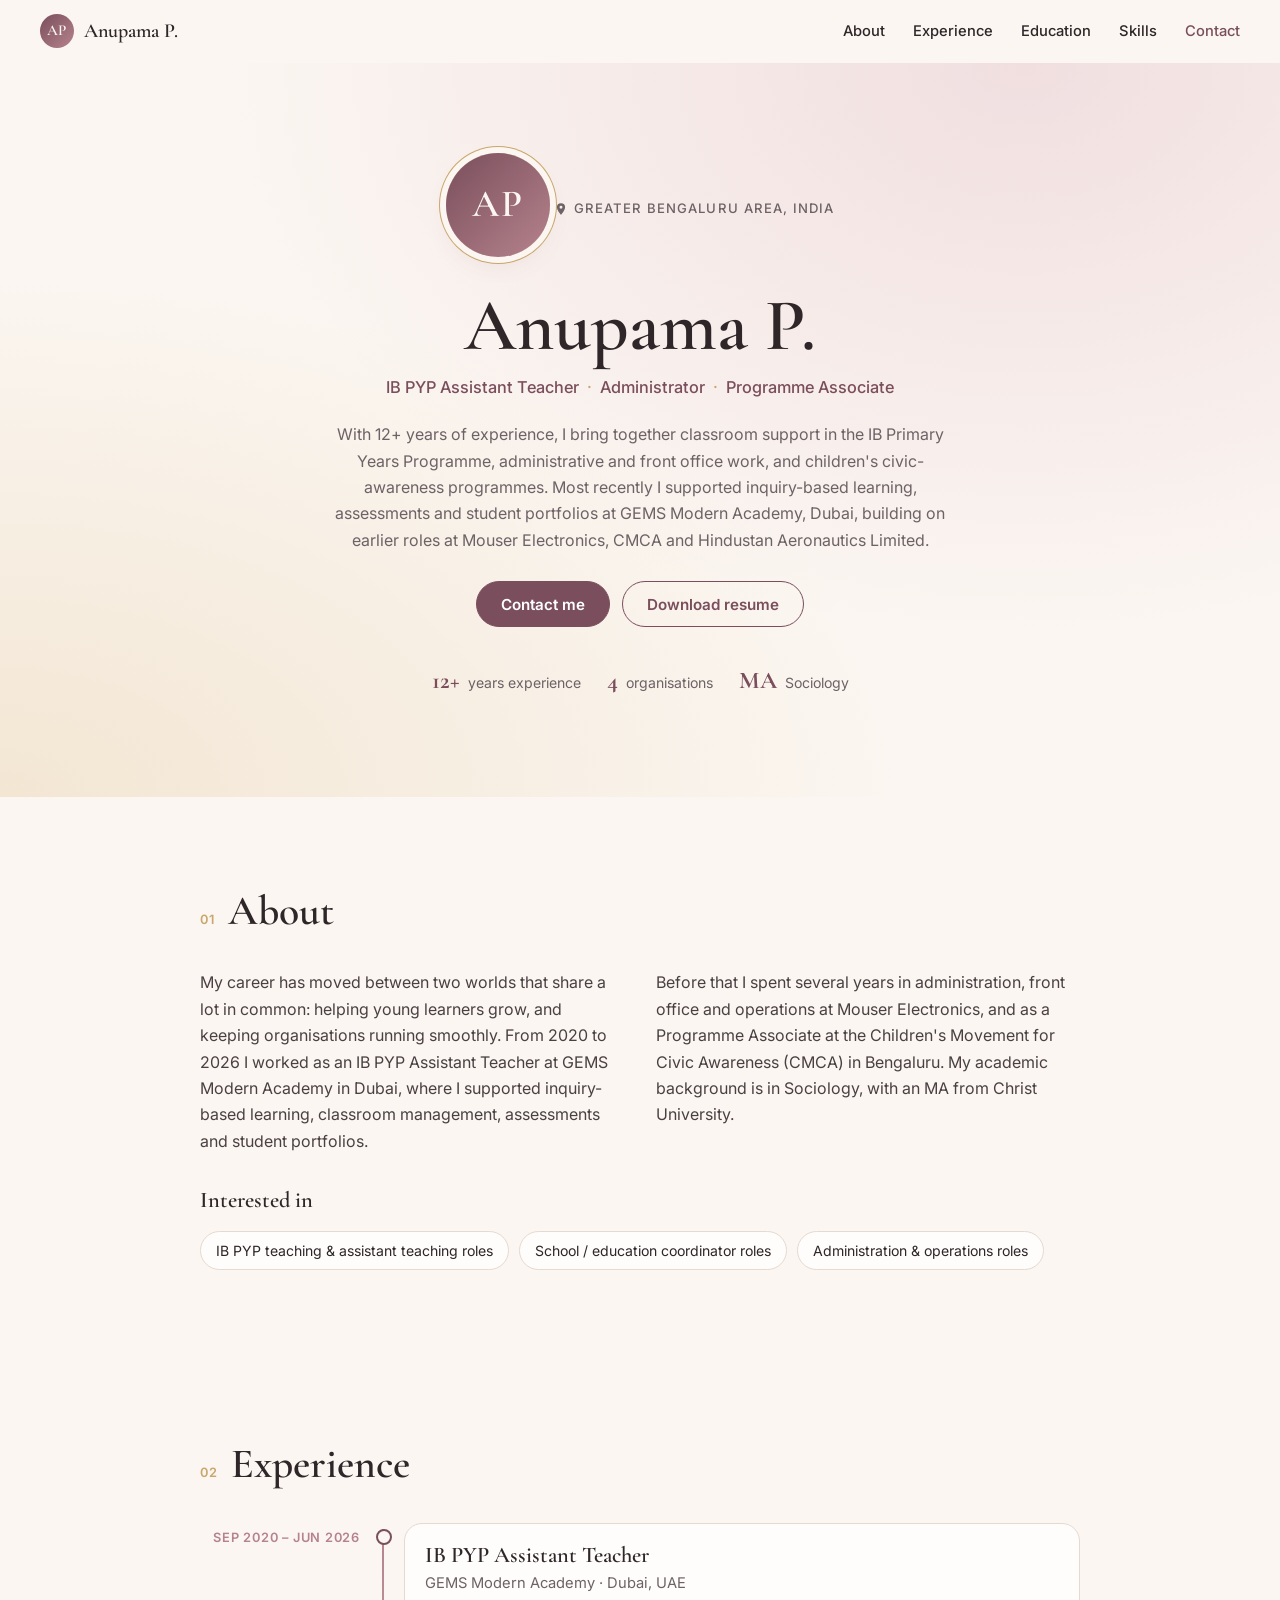
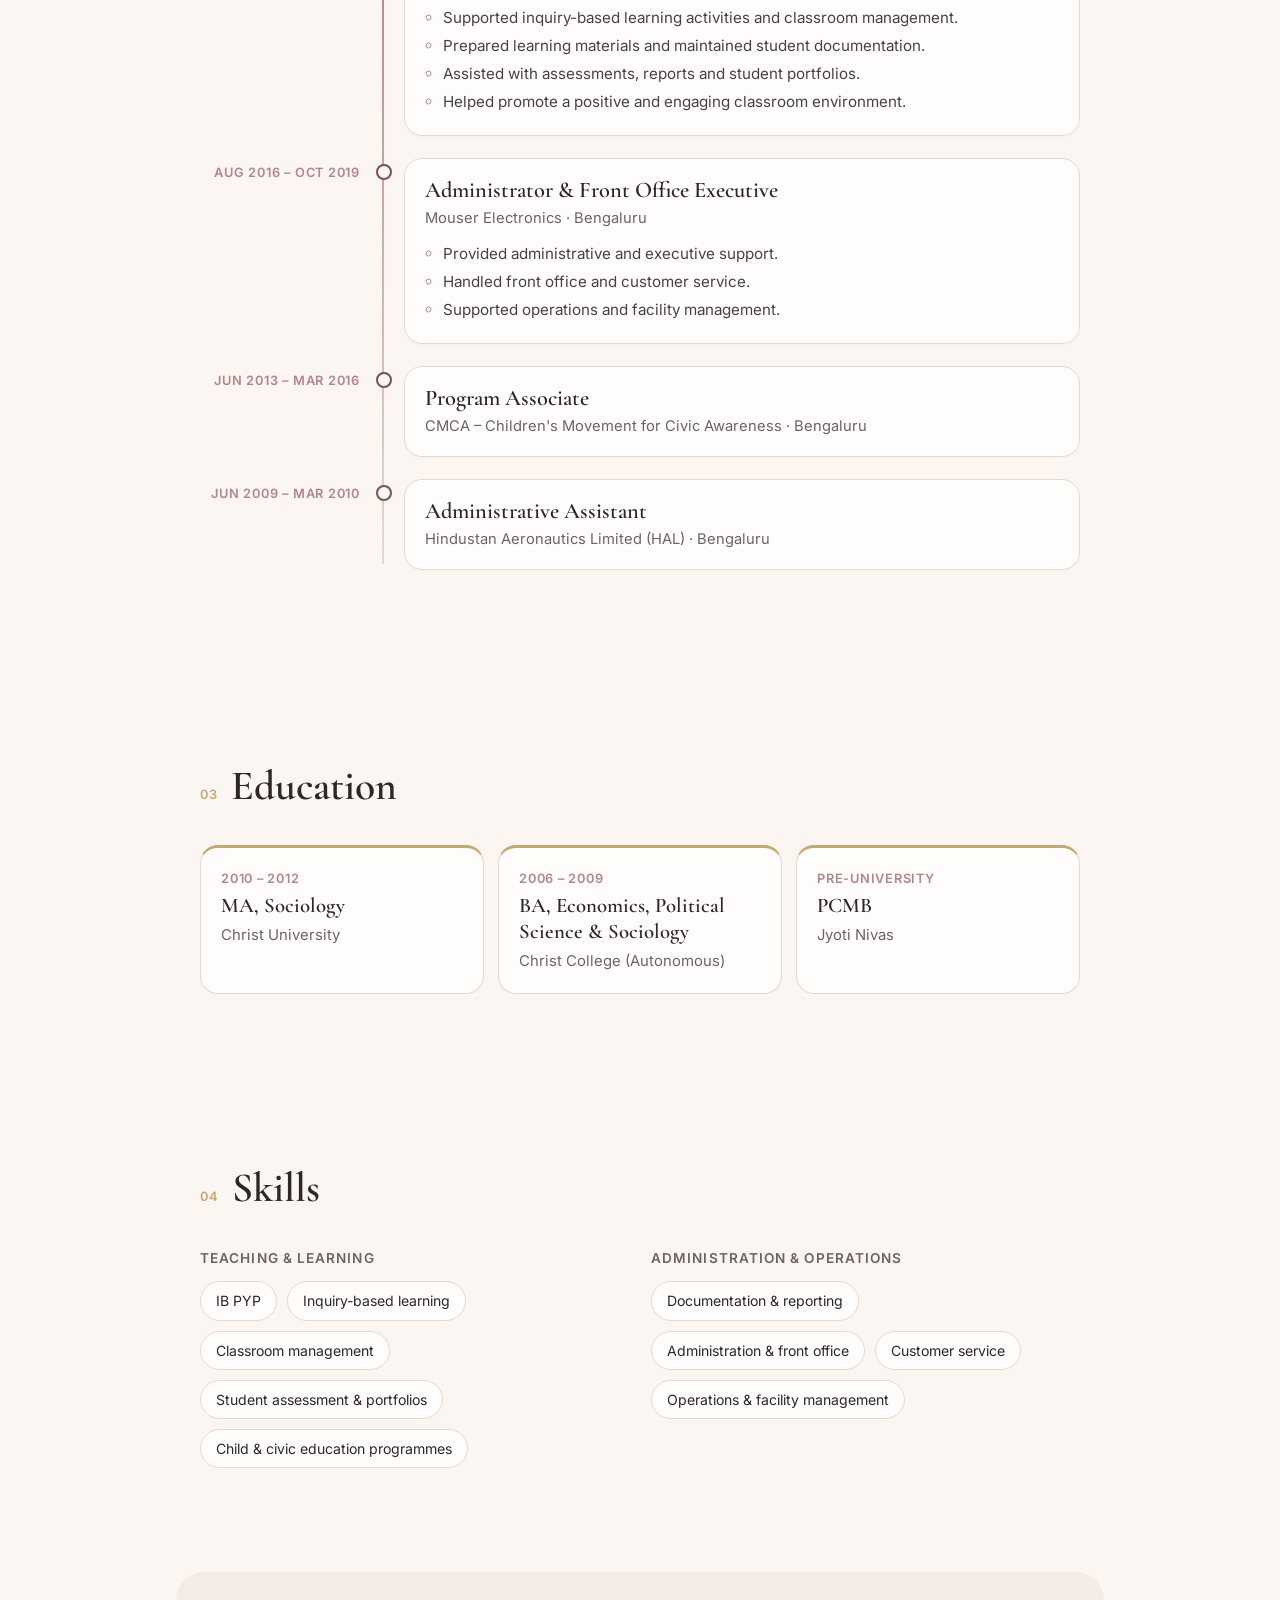
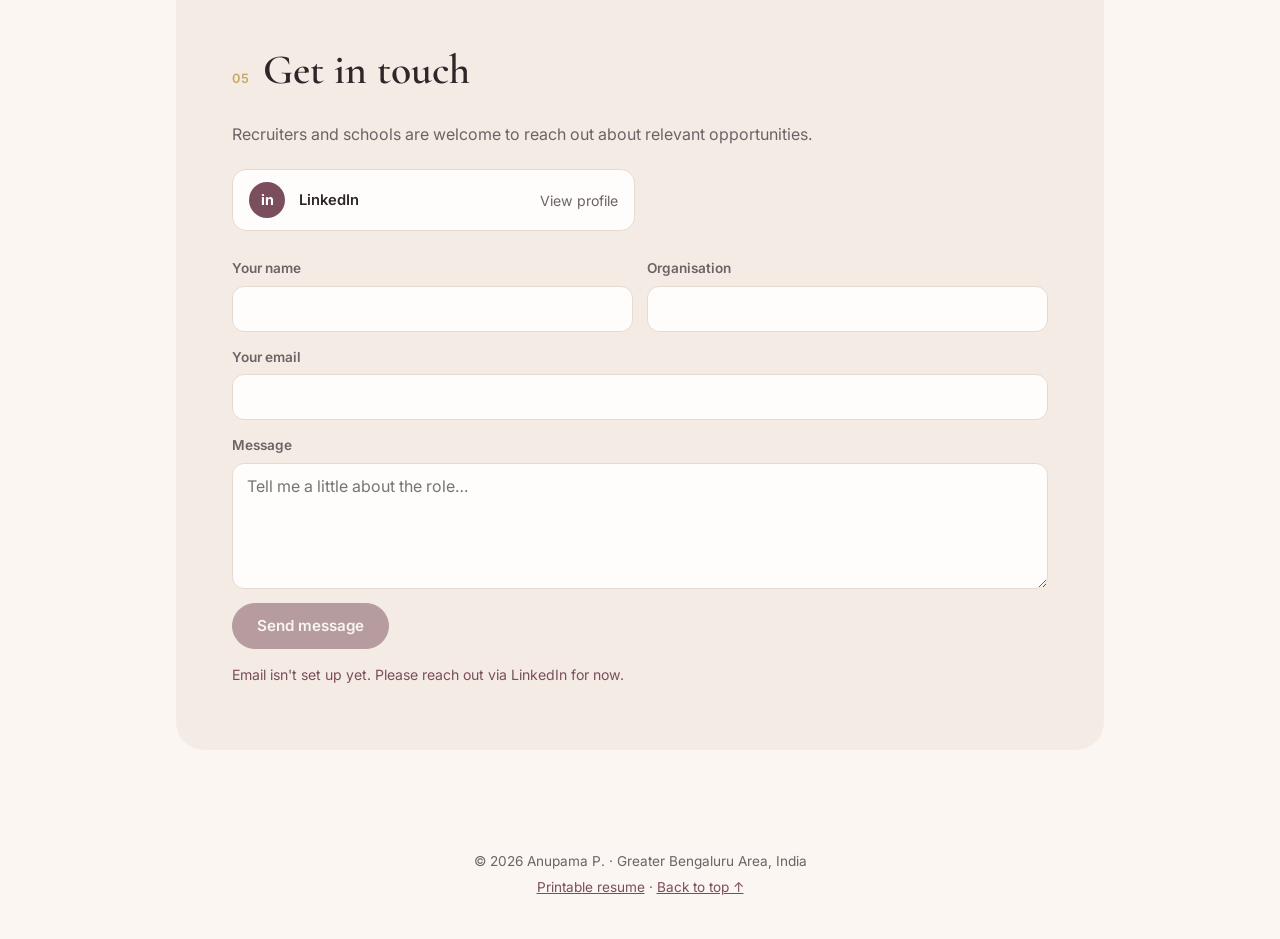
<file: index.html>
<!DOCTYPE html>
<html lang="en">
<head>
<meta charset="utf-8">
<meta name="viewport" content="width=device-width, initial-scale=1">
<title>Anupama P. | IB PYP Assistant Teacher · Administrator · Programme Associate</title>
<meta name="description" content="Anupama P. is an IB PYP Assistant Teacher, Administrator and Programme Associate based in the Greater Bengaluru Area, India, with 12+ years of experience across education, administration and civic programmes.">
<meta name="author" content="Anupama P.">
<meta name="theme-color" content="#7a4e5c">
<meta property="og:type" content="profile">
<meta property="og:title" content="Anupama P. | IB PYP Assistant Teacher · Administrator · Programme Associate">
<meta property="og:description" content="12+ years across IB PYP classrooms, administration & front office, and children's civic-education programmes. Based in Greater Bengaluru, India.">
<meta name="twitter:card" content="summary">
<meta name="twitter:title" content="Anupama P. | IB PYP Assistant Teacher · Administrator">
<meta name="twitter:description" content="12+ years across education, administration and civic programmes. Greater Bengaluru, India.">
<link rel="icon" href="data:image/svg+xml,%3Csvg xmlns='http://www.w3.org/2000/svg' viewBox='0 0 64 64'%3E%3Ccircle cx='32' cy='32' r='32' fill='%237a4e5c'/%3E%3Ctext x='32' y='41' font-family='Georgia,serif' font-size='26' fill='%23fbf6f1' text-anchor='middle'%3EAP%3C/text%3E%3C/svg%3E">
<link rel="preconnect" href="https://fonts.googleapis.com">
<link rel="preconnect" href="https://fonts.gstatic.com" crossorigin>
<link href="https://fonts.googleapis.com/css2?family=Cormorant+Garamond:wght@500;600;700&family=Inter:wght@400;500;600&display=swap" rel="stylesheet">
<link rel="stylesheet" href="style.css">
</head>
<body>
<a class="skip" href="#main">Skip to content</a>
<header class="nav" id="top">
  <a href="#top" class="nav-brand" aria-label="Anupama P. home"><span class="mono mono-sm">AP</span><span>Anupama P.</span></a>
  <button class="nav-toggle" aria-expanded="false" aria-controls="nav-links" aria-label="Open menu"><span></span><span></span></button>
  <nav id="nav-links" class="nav-links">
    <a href="#about">About</a>
    <a href="#experience">Experience</a>
    <a href="#education">Education</a>
    <a href="#skills">Skills</a>
    <a href="#contact" class="nav-cta">Contact</a>
  </nav>
</header>

<main id="main">
  <section class="hero">
    <div class="hero-inner">
      <div class="mono mono-lg" aria-hidden="true">AP</div>
      <p class="eyebrow"><svg width="14" height="14" viewBox="0 0 24 24" aria-hidden="true"><path fill="currentColor" d="M12 2a7 7 0 0 0-7 7c0 5.25 7 13 7 13s7-7.75 7-13a7 7 0 0 0-7-7Zm0 9.5A2.5 2.5 0 1 1 12 6.5a2.5 2.5 0 0 1 0 5Z"/></svg> Greater Bengaluru Area, India</p>
      <h1>Anupama P.</h1>
      <p class="headline">IB PYP Assistant Teacher <span>·</span> Administrator <span>·</span> Programme Associate</p>
      <p class="summary">With 12+ years of experience, I bring together classroom support in the IB Primary Years Programme, administrative and front office work, and children's civic-awareness programmes. Most recently I supported inquiry-based learning, assessments and student portfolios at GEMS Modern Academy, Dubai, building on earlier roles at Mouser Electronics, CMCA and Hindustan Aeronautics Limited.</p>
      <div class="cta">
        <a href="#contact" class="btn btn-primary">Contact me</a>
        <a href="Anupama_P_Resume.pdf" class="btn btn-ghost" id="download-resume" download>Download resume</a>
      </div>
      <p class="stats"><span><strong>12+</strong> years experience</span><span><strong>4</strong> organisations</span><span><strong>MA</strong> Sociology</span></p>
    </div>
  </section>

  <section id="about" class="section reveal">
    <h2 class="sec-title"><span>01</span>About</h2>
    <div class="about-grid">
      <p>My career has moved between two worlds that share a lot in common: helping young learners grow, and keeping organisations running smoothly. From 2020 to 2026 I worked as an IB PYP Assistant Teacher at GEMS Modern Academy in Dubai, where I supported inquiry-based learning, classroom management, assessments and student portfolios.</p>
      <p>Before that I spent several years in administration, front office and operations at Mouser Electronics, and as a Programme Associate at the Children's Movement for Civic Awareness (CMCA) in Bengaluru. My academic background is in Sociology, with an MA from Christ University.</p>
    </div>
    <h3 class="sub">Interested in</h3>
    <ul class="pills">
      <li>IB PYP teaching &amp; assistant teaching roles</li>
      <li>School / education coordinator roles</li>
      <li>Administration &amp; operations roles</li>
    </ul>
  </section>

  <section id="experience" class="section reveal">
    <h2 class="sec-title"><span>02</span>Experience</h2>
    <ol class="timeline">
      <li class="tl-item">
        <div class="tl-date">Sep 2020 – Jun 2026</div>
        <div class="tl-card">
          <h3>IB PYP Assistant Teacher</h3>
          <p class="org">GEMS Modern Academy · Dubai, UAE</p>
          <ul>
            <li>Supported inquiry-based learning activities and classroom management.</li>
            <li>Prepared learning materials and maintained student documentation.</li>
            <li>Assisted with assessments, reports and student portfolios.</li>
            <li>Helped promote a positive and engaging classroom environment.</li>
          </ul>
        </div>
      </li>
      <li class="tl-item">
        <div class="tl-date">Aug 2016 – Oct 2019</div>
        <div class="tl-card">
          <h3>Administrator &amp; Front Office Executive</h3>
          <p class="org">Mouser Electronics · Bengaluru</p>
          <ul>
            <li>Provided administrative and executive support.</li>
            <li>Handled front office and customer service.</li>
            <li>Supported operations and facility management.</li>
          </ul>
        </div>
      </li>
      <li class="tl-item">
        <div class="tl-date">Jun 2013 – Mar 2016</div>
        <div class="tl-card">
          <h3>Program Associate</h3>
          <p class="org">CMCA – Children's Movement for Civic Awareness · Bengaluru</p>
        </div>
      </li>
      <li class="tl-item">
        <div class="tl-date">Jun 2009 – Mar 2010</div>
        <div class="tl-card">
          <h3>Administrative Assistant</h3>
          <p class="org">Hindustan Aeronautics Limited (HAL) · Bengaluru</p>
        </div>
      </li>
    </ol>
  </section>

  <section id="education" class="section reveal">
    <h2 class="sec-title"><span>03</span>Education</h2>
    <div class="edu-grid">
      <article class="edu">
        <p class="edu-years">2010 – 2012</p>
        <h3>MA, Sociology</h3>
        <p>Christ University</p>
      </article>
      <article class="edu">
        <p class="edu-years">2006 – 2009</p>
        <h3>BA, Economics, Political Science &amp; Sociology</h3>
        <p>Christ College (Autonomous)</p>
      </article>
      <article class="edu">
        <p class="edu-years">Pre-university</p>
        <h3>PCMB</h3>
        <p>Jyoti Nivas</p>
      </article>
    </div>
  </section>

  <section id="skills" class="section reveal">
    <h2 class="sec-title"><span>04</span>Skills</h2>
    <div class="skills-grid">
      <div class="skill-group">
        <h3>Teaching &amp; learning</h3>
        <ul class="pills">
          <li>IB PYP</li><li>Inquiry-based learning</li><li>Classroom management</li><li>Student assessment &amp; portfolios</li><li>Child &amp; civic education programmes</li>
        </ul>
      </div>
      <div class="skill-group">
        <h3>Administration &amp; operations</h3>
        <ul class="pills">
          <li>Documentation &amp; reporting</li><li>Administration &amp; front office</li><li>Customer service</li><li>Operations &amp; facility management</li>
        </ul>
      </div>
    </div>
  </section>

  <section id="contact" class="section contact reveal">
    <h2 class="sec-title"><span>05</span>Get in touch</h2>
    <p class="lead">Recruiters and schools are welcome to reach out about relevant opportunities.</p>
    <div class="contact-links" id="contact-links">
      <a class="clink" data-kind="email" hidden><span class="ic">✉</span><span class="clabel">Email</span><span class="cval"></span></a>
      <a class="clink" data-kind="phone" hidden><span class="ic">☎</span><span class="clabel">Phone</span><span class="cval"></span></a>
      <a class="clink" data-kind="whatsapp" hidden target="_blank" rel="noopener"><span class="ic">◎</span><span class="clabel">WhatsApp</span><span class="cval">Message on WhatsApp</span></a>
      <a class="clink" data-kind="linkedin" hidden target="_blank" rel="noopener"><span class="ic">in</span><span class="clabel">LinkedIn</span><span class="cval">View profile</span></a>
    </div>
    <form class="cform" id="contact-form" novalidate>
      <div class="row">
        <label>Your name<input name="name" required autocomplete="name"></label>
        <label>Organisation<input name="org" autocomplete="organization"></label>
      </div>
      <label>Your email<input name="from" type="email" required autocomplete="email"></label>
      <label>Message<textarea name="message" rows="5" required placeholder="Tell me a little about the role…"></textarea></label>
      <button class="btn btn-primary" type="submit">Send message</button>
      <p class="form-note" id="form-note" role="status"></p>
    </form>
  </section>
</main>

<footer class="footer">
  <p>© <span id="year"></span> Anupama P. · Greater Bengaluru Area, India</p>
  <p><a href="resume.html">Printable resume</a> · <a href="#top">Back to top ↑</a></p>
</footer>
<script src="script.js"></script>
</body>
</html>
</file>
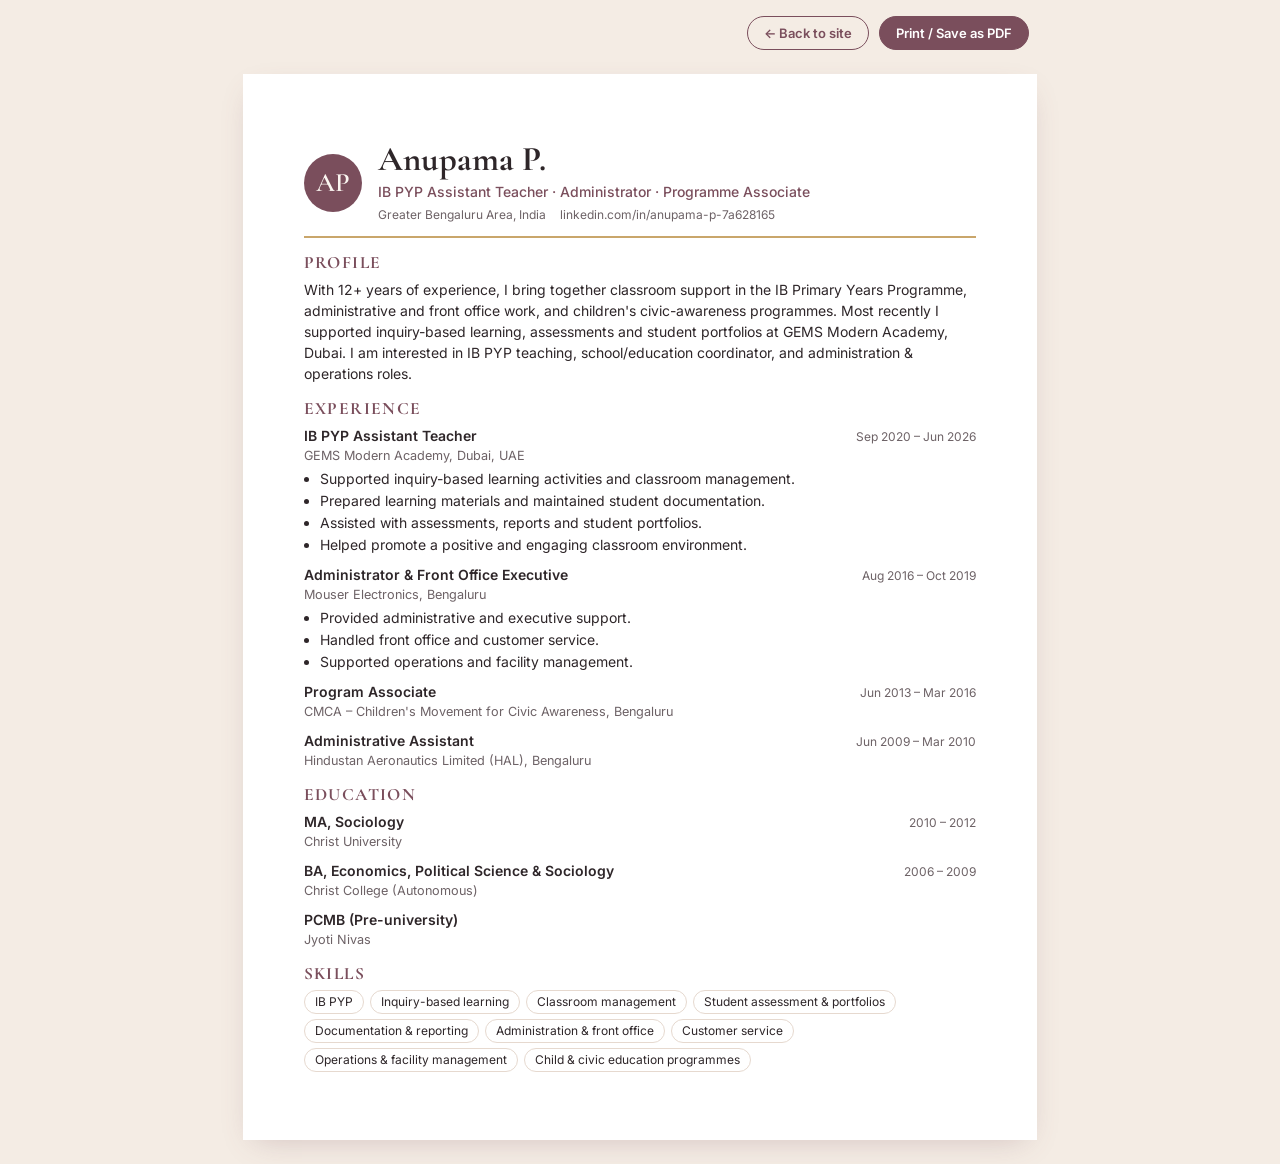
<file: resume.html>
<!DOCTYPE html>
<html lang="en">
<head>
<meta charset="utf-8">
<meta name="viewport" content="width=device-width, initial-scale=1">
<title>Anupama P. – Resume</title>
<meta name="description" content="Resume of Anupama P., IB PYP Assistant Teacher, Administrator and Programme Associate, Greater Bengaluru Area, India.">
<link rel="preconnect" href="https://fonts.googleapis.com">
<link rel="preconnect" href="https://fonts.gstatic.com" crossorigin>
<link href="https://fonts.googleapis.com/css2?family=Cormorant+Garamond:wght@600;700&family=Inter:wght@400;500;600&display=swap" rel="stylesheet">
<style>
  @page{size:A4;margin:16mm 16mm 14mm}
  *{box-sizing:border-box;margin:0;padding:0}
  body{font:400 10.5pt/1.5 "Inter",system-ui,sans-serif;color:#2e2629;background:#f4ece4}
  .page{max-width:210mm;margin:24px auto;background:#fff;padding:18mm 16mm;box-shadow:0 10px 30px -12px rgba(122,78,92,.3)}
  .bar{max-width:210mm;margin:16px auto 0;display:flex;gap:10px;justify-content:flex-end;padding:0 8px}
  .bar a,.bar button{font:600 13px "Inter",sans-serif;border:1.5px solid #7a4e5c;border-radius:999px;padding:8px 16px;background:#7a4e5c;color:#fff;cursor:pointer;text-decoration:none}
  .bar a{background:transparent;color:#7a4e5c}
  header{display:flex;gap:16px;align-items:center;border-bottom:2px solid #c9a66b;padding-bottom:12px;margin-bottom:14px}
  .mono{width:58px;height:58px;border-radius:50%;display:grid;place-items:center;background:#7a4e5c;color:#fbf6f1;font:600 20pt "Cormorant Garamond",Georgia,serif;flex:none;-webkit-print-color-adjust:exact;print-color-adjust:exact}
  h1{font:700 26pt/1 "Cormorant Garamond",Georgia,serif}
  .hl{color:#7a4e5c;font-weight:500;margin-top:4px}
  .contact{font-size:9pt;color:#6d6266;margin-top:4px;display:flex;flex-wrap:wrap;gap:4px 14px}
  .contact a{color:#6d6266;text-decoration:none}
  h2{font:700 13pt "Cormorant Garamond",Georgia,serif;color:#7a4e5c;text-transform:uppercase;letter-spacing:.08em;margin:14px 0 6px}
  .job{margin-bottom:9px;break-inside:avoid}
  .row{display:flex;justify-content:space-between;gap:12px;align-items:baseline}
  .row b{font-weight:600}
  .date{color:#6d6266;font-size:9pt;white-space:nowrap}
  .org{color:#6d6266;font-size:9.5pt}
  ul{margin:3px 0 0 16px}
  li{margin:1px 0}
  .skills{display:flex;flex-wrap:wrap;gap:5px 6px}
  .skills span{border:1px solid #e6d9cf;border-radius:999px;padding:2px 10px;font-size:9pt}
  @media print{body{background:#fff}.page{margin:0;padding:0;box-shadow:none;max-width:none}.bar{display:none}}
  @media (max-width:600px){.page{margin:12px;padding:20px}.row{flex-direction:column;gap:0}}
</style>
</head>
<body>
<div class="bar"><a href="index.html">← Back to site</a><button onclick="print()">Print / Save as PDF</button></div>
<main class="page">
  <header>
    <div class="mono">AP</div>
    <div>
      <h1>Anupama P.</h1>
      <p class="hl">IB PYP Assistant Teacher · Administrator · Programme Associate</p>
      <p class="contact">
        <span>Greater Bengaluru Area, India</span>
        <span data-cfg="EMAIL"><a></a></span>
        <span data-cfg="PHONE"><a></a></span>
        <span data-cfg="LINKEDIN"><a></a></span>
      </p>
    </div>
  </header>

  <h2>Profile</h2>
  <p>With 12+ years of experience, I bring together classroom support in the IB Primary Years Programme, administrative and front office work, and children's civic-awareness programmes. Most recently I supported inquiry-based learning, assessments and student portfolios at GEMS Modern Academy, Dubai. I am interested in IB PYP teaching, school/education coordinator, and administration &amp; operations roles.</p>

  <h2>Experience</h2>
  <div class="job">
    <div class="row"><b>IB PYP Assistant Teacher</b><span class="date">Sep 2020 – Jun 2026</span></div>
    <div class="org">GEMS Modern Academy, Dubai, UAE</div>
    <ul>
      <li>Supported inquiry-based learning activities and classroom management.</li>
      <li>Prepared learning materials and maintained student documentation.</li>
      <li>Assisted with assessments, reports and student portfolios.</li>
      <li>Helped promote a positive and engaging classroom environment.</li>
    </ul>
  </div>
  <div class="job">
    <div class="row"><b>Administrator &amp; Front Office Executive</b><span class="date">Aug 2016 – Oct 2019</span></div>
    <div class="org">Mouser Electronics, Bengaluru</div>
    <ul>
      <li>Provided administrative and executive support.</li>
      <li>Handled front office and customer service.</li>
      <li>Supported operations and facility management.</li>
    </ul>
  </div>
  <div class="job">
    <div class="row"><b>Program Associate</b><span class="date">Jun 2013 – Mar 2016</span></div>
    <div class="org">CMCA – Children's Movement for Civic Awareness, Bengaluru</div>
  </div>
  <div class="job">
    <div class="row"><b>Administrative Assistant</b><span class="date">Jun 2009 – Mar 2010</span></div>
    <div class="org">Hindustan Aeronautics Limited (HAL), Bengaluru</div>
  </div>

  <h2>Education</h2>
  <div class="job"><div class="row"><b>MA, Sociology</b><span class="date">2010 – 2012</span></div><div class="org">Christ University</div></div>
  <div class="job"><div class="row"><b>BA, Economics, Political Science &amp; Sociology</b><span class="date">2006 – 2009</span></div><div class="org">Christ College (Autonomous)</div></div>
  <div class="job"><div class="row"><b>PCMB (Pre-university)</b></div><div class="org">Jyoti Nivas</div></div>

  <h2>Skills</h2>
  <div class="skills">
    <span>IB PYP</span><span>Inquiry-based learning</span><span>Classroom management</span><span>Student assessment &amp; portfolios</span><span>Documentation &amp; reporting</span><span>Administration &amp; front office</span><span>Customer service</span><span>Operations &amp; facility management</span><span>Child &amp; civic education programmes</span>
  </div>
</main>
<script src="script.js"></script>
</body>
</html>
</file>
<file: style.css>
:root{
  --bg:#fbf6f1; --bg2:#f4ece4; --card:#fffdfb; --ink:#2e2629; --muted:#6d6266;
  --accent:#7a4e5c; --accent2:#b5838d; --gold:#c9a66b; --line:#e6d9cf;
  --serif:"Cormorant Garamond",Georgia,serif; --sans:"Inter",system-ui,-apple-system,"Segoe UI",sans-serif;
  --r:18px; --shadow:0 10px 30px -12px rgba(122,78,92,.22);
}
*{box-sizing:border-box;margin:0;padding:0}
html{scroll-behavior:smooth;scroll-padding-top:72px}
body{font-family:var(--sans);background:var(--bg);color:var(--ink);line-height:1.65;font-size:16px;-webkit-font-smoothing:antialiased}
a{color:var(--accent)}
.skip{position:absolute;left:-999px;top:8px;background:var(--accent);color:#fff;padding:8px 12px;border-radius:8px;z-index:99}
.skip:focus{left:8px}
:focus-visible{outline:2px solid var(--accent);outline-offset:3px;border-radius:6px}

/* Nav */
.nav{position:sticky;top:0;z-index:20;display:flex;align-items:center;justify-content:space-between;padding:12px 20px;background:rgba(251,246,241,.85);backdrop-filter:blur(10px);-webkit-backdrop-filter:blur(10px);border-bottom:1px solid transparent;transition:border-color .3s}
.nav.scrolled{border-color:var(--line)}
.nav-brand{display:flex;align-items:center;gap:10px;text-decoration:none;color:var(--ink);font-family:var(--serif);font-size:1.25rem;font-weight:600}
.nav-toggle{background:none;border:0;width:40px;height:40px;display:flex;flex-direction:column;justify-content:center;gap:6px;cursor:pointer}
.nav-toggle span{display:block;height:2px;width:22px;margin:0 auto;background:var(--ink);transition:transform .3s}
.nav-toggle[aria-expanded="true"] span:first-child{transform:translateY(4px) rotate(45deg)}
.nav-toggle[aria-expanded="true"] span:last-child{transform:translateY(-4px) rotate(-45deg)}
.nav-links{position:absolute;top:100%;left:0;right:0;display:none;flex-direction:column;background:var(--bg);border-bottom:1px solid var(--line);padding:8px 20px 16px}
.nav-links.open{display:flex}
.nav-links a{padding:10px 0;text-decoration:none;color:var(--ink);font-weight:500}
.nav-cta{color:var(--accent)!important}

/* Monogram */
.mono{display:inline-grid;place-items:center;border-radius:50%;font-family:var(--serif);font-weight:600;color:var(--bg);background:linear-gradient(135deg,var(--accent),var(--accent2));letter-spacing:.04em}
.mono-sm{width:34px;height:34px;font-size:.95rem}
.mono-lg{width:104px;height:104px;font-size:2.4rem;box-shadow:0 0 0 6px var(--bg),0 0 0 7px var(--gold),var(--shadow);margin-bottom:22px}

/* Hero */
.hero{padding:48px 20px 56px;background:radial-gradient(ellipse at 80% 0%,#f1dfe0 0%,transparent 55%),radial-gradient(ellipse at 0% 100%,#f3e6d3 0%,transparent 50%)}
.hero-inner{max-width:860px;margin:0 auto;text-align:center}
.eyebrow{display:inline-flex;align-items:center;gap:6px;font-size:.82rem;letter-spacing:.08em;text-transform:uppercase;color:var(--muted);font-weight:500}
h1{font-family:var(--serif);font-weight:600;font-size:clamp(2.8rem,10vw,4.6rem);line-height:1.05;margin:8px 0 10px;color:var(--ink)}
.headline{font-size:1.02rem;color:var(--accent);font-weight:500}
.headline span{color:var(--gold);margin:0 4px}
.summary{margin:20px auto 0;max-width:640px;color:var(--muted)}
.cta{display:flex;flex-wrap:wrap;gap:12px;justify-content:center;margin-top:28px}
.btn{display:inline-flex;align-items:center;justify-content:center;min-height:46px;padding:0 24px;border-radius:999px;font:600 .95rem var(--sans);text-decoration:none;cursor:pointer;border:1.5px solid var(--accent);transition:transform .2s,box-shadow .2s,background .2s}
.btn:hover{transform:translateY(-2px);box-shadow:var(--shadow)}
.btn-primary{background:var(--accent);color:#fff}
.btn-ghost{background:transparent;color:var(--accent)}
.btn-ghost:hover{background:#fff}
.stats{display:flex;flex-wrap:wrap;justify-content:center;gap:10px 26px;margin-top:34px;font-size:.88rem;color:var(--muted)}
.stats strong{font-family:var(--serif);font-size:1.5rem;color:var(--accent);margin-right:4px}

/* Sections */
.section{max-width:960px;margin:0 auto;padding:56px 20px}
.sec-title{font-family:var(--serif);font-weight:600;font-size:clamp(2rem,6vw,2.6rem);margin-bottom:24px;display:flex;align-items:baseline;gap:12px}
.sec-title span{font-family:var(--sans);font-size:.8rem;font-weight:600;color:var(--gold);letter-spacing:.1em}
.sub{font-family:var(--serif);font-size:1.4rem;font-weight:600;margin:28px 0 12px}
.about-grid{display:grid;gap:16px;color:#4a4044}
.pills{list-style:none;display:flex;flex-wrap:wrap;gap:10px}
.pills li{background:var(--card);border:1px solid var(--line);border-radius:999px;padding:7px 15px;font-size:.88rem;color:var(--ink)}

/* Timeline */
.timeline{list-style:none;position:relative;padding-left:22px}
.timeline::before{content:"";position:absolute;left:5px;top:6px;bottom:6px;width:2px;background:linear-gradient(var(--accent2),var(--line))}
.tl-item{position:relative;margin-bottom:22px}
.tl-item::before{content:"";position:absolute;left:-22px;top:6px;width:12px;height:12px;border-radius:50%;background:var(--bg);border:2.5px solid var(--accent)}
.tl-date{font-size:.8rem;font-weight:600;letter-spacing:.06em;text-transform:uppercase;color:var(--accent2);margin-bottom:6px}
.tl-card{background:var(--card);border:1px solid var(--line);border-radius:var(--r);padding:18px 20px;box-shadow:0 2px 0 rgba(0,0,0,.01)}
.tl-card h3{font-family:var(--serif);font-size:1.4rem;font-weight:600;line-height:1.2}
.org{color:var(--muted);font-size:.92rem;margin-top:2px}
.tl-card ul{margin:10px 0 0 18px;color:#4a4044;font-size:.95rem}
.tl-card li{margin:3px 0}
.tl-card li::marker{color:var(--accent2)}

/* Education */
.edu-grid{display:grid;gap:14px}
.edu{background:var(--card);border:1px solid var(--line);border-radius:var(--r);padding:20px;border-top:3px solid var(--gold)}
.edu-years{font-size:.8rem;font-weight:600;color:var(--accent2);text-transform:uppercase;letter-spacing:.06em}
.edu h3{font-family:var(--serif);font-size:1.3rem;font-weight:600;margin:4px 0;line-height:1.25}
.edu p:last-child{color:var(--muted);font-size:.93rem}

/* Skills */
.skills-grid{display:grid;gap:22px}
.skill-group h3{font-size:.85rem;text-transform:uppercase;letter-spacing:.08em;color:var(--muted);font-weight:600;margin-bottom:12px}

/* Contact */
.contact{background:var(--bg2);border-radius:28px;margin:24px 16px 56px;max-width:928px}
.lead{color:var(--muted);margin:-8px 0 22px}
.contact-links{display:grid;gap:10px;margin-bottom:26px}
.clink{display:flex;align-items:center;gap:14px;background:var(--card);border:1px solid var(--line);border-radius:14px;padding:12px 16px;text-decoration:none;color:var(--ink);transition:transform .2s,box-shadow .2s}
.clink[hidden]{display:none}
.clink:hover{transform:translateY(-2px);box-shadow:var(--shadow)}
.ic{width:36px;height:36px;border-radius:50%;display:grid;place-items:center;background:var(--accent);color:#fff;font-weight:700;font-size:.9rem;flex:none}
.clabel{font-weight:600;font-size:.92rem}
.cval{margin-left:auto;color:var(--muted);font-size:.88rem;overflow:hidden;text-overflow:ellipsis;white-space:nowrap}
.cform{display:grid;gap:14px}
.cform .row{display:grid;gap:14px}
.cform label{display:grid;gap:6px;font-size:.85rem;font-weight:600;color:var(--muted)}
.cform input,.cform textarea{font:400 1rem var(--sans);color:var(--ink);background:var(--card);border:1px solid var(--line);border-radius:12px;padding:12px 14px;width:100%;resize:vertical}
.cform input:focus,.cform textarea:focus{outline:none;border-color:var(--accent);box-shadow:0 0 0 3px rgba(122,78,92,.15)}
.cform .btn{justify-self:start}
.form-note{font-size:.88rem;color:var(--accent);min-height:1.2em}

.footer{text-align:center;padding:28px 20px 40px;color:var(--muted);font-size:.85rem;display:grid;gap:4px}

/* Reveal */
.reveal{opacity:0;transform:translateY(16px);transition:opacity .7s ease,transform .7s ease}
.reveal.in{opacity:1;transform:none}
@media (prefers-reduced-motion:reduce){html{scroll-behavior:auto}.reveal{opacity:1;transform:none;transition:none}.btn,.clink{transition:none}}

/* Larger screens */
@media (min-width:720px){
  .nav{padding:14px 40px}
  .nav-toggle{display:none}
  .nav-links{position:static;display:flex;flex-direction:row;gap:28px;padding:0;background:none;border:0}
  .nav-links a{padding:4px 0;font-size:.92rem}
  .hero{padding:90px 40px 96px}
  .section{padding:80px 40px}
  .about-grid{grid-template-columns:1fr 1fr;gap:32px}
  .timeline{padding-left:0}
  .timeline::before{left:182px}
  .tl-item{display:grid;grid-template-columns:160px 1fr;gap:44px}
  .tl-item::before{left:176px}
  .tl-date{text-align:right;padding-top:4px}
  .edu-grid{grid-template-columns:repeat(3,1fr)}
  .skills-grid{grid-template-columns:1fr 1fr}
  .contact{margin:24px auto 72px;padding:64px 56px}
  .contact-links{grid-template-columns:1fr 1fr}
  .cform .row{grid-template-columns:1fr 1fr}
}

/* Print: if someone prints index.html directly, send them a clean version */
@media print{
  .nav,.cta,.cform,.footer,.stats,.skip,.contact-links{display:none!important}
  body{background:#fff}
  .hero{background:none;padding:0 0 12px}
  .reveal{opacity:1;transform:none}
  .section{padding:12px 0}
  .contact{background:none}
}
</file>
